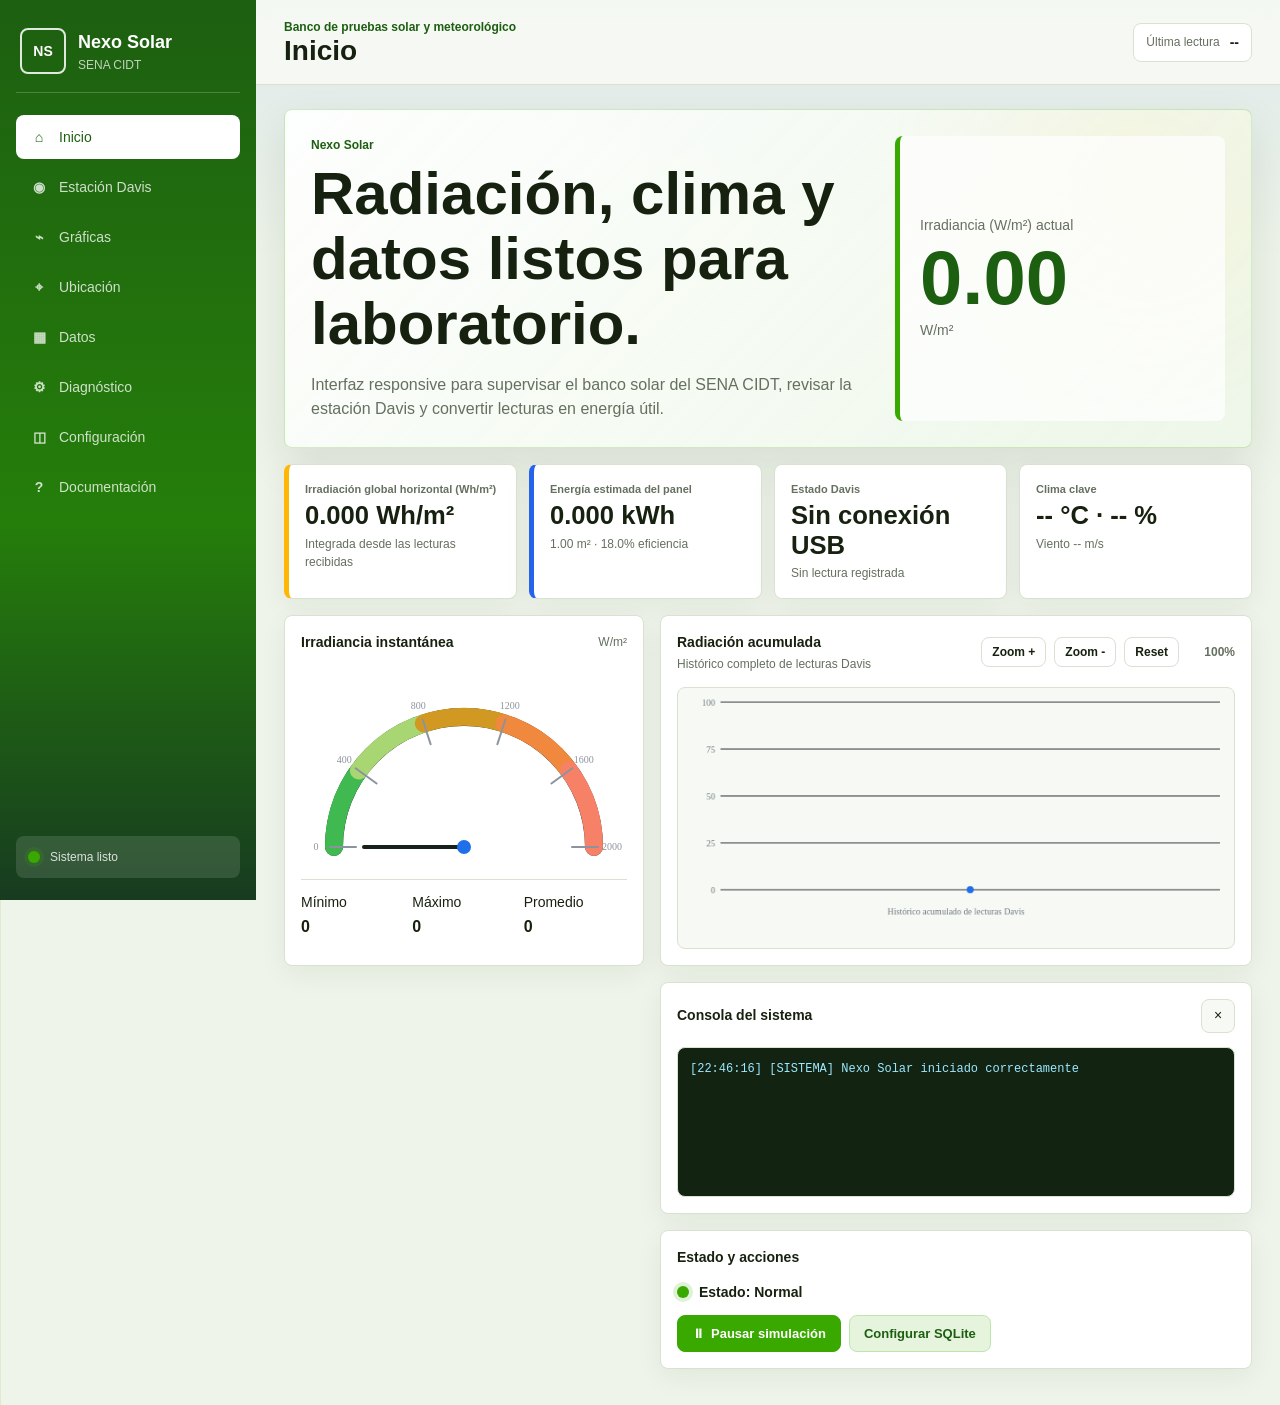
<file: Mockup/index.html>
<!DOCTYPE html>
<html lang="es">
<head>
  <meta charset="UTF-8" />
  <meta name="viewport" content="width=device-width, initial-scale=1.0" />
  <title>Nexo Solar - SCADA</title>
  <link rel="stylesheet" href="vendor/leaflet/leaflet.css" />
  <link rel="stylesheet" href="style.css" />
</head>
<body>
  <div class="app-shell">
    <aside class="sidebar">
      <div class="brand-block">
        <div class="brand-mark">NS</div>
        <div>
          <div class="brand-title">Nexo Solar</div>
          <div class="brand-subtitle">SENA CIDT</div>
        </div>
      </div>

      <nav class="tabs-nav" aria-label="Navegación principal">
        <button class="tab-btn active" onclick="switchTab('inicio')"><span class="tab-icon">⌂</span><span>Inicio</span></button>
        <button class="tab-btn" onclick="switchTab('davis')"><span class="tab-icon">◉</span><span>Estación Davis</span></button>
        <button class="tab-btn" onclick="switchTab('graficas')"><span class="tab-icon">⌁</span><span>Gráficas</span></button>
        <button class="tab-btn" onclick="switchTab('ubicacion')"><span class="tab-icon">⌖</span><span>Ubicación</span></button>
        <button class="tab-btn" onclick="switchTab('datos')"><span class="tab-icon">▦</span><span>Datos</span></button>
        <button class="tab-btn" onclick="switchTab('diagnostico')"><span class="tab-icon">⚙</span><span>Diagnóstico</span></button>
        <button class="tab-btn" onclick="switchTab('configuracion')"><span class="tab-icon">◫</span><span>Configuración</span></button>
        <button class="tab-btn" onclick="switchTab('documentacion')"><span class="tab-icon">?</span><span>Documentación</span></button>
      </nav>

      <div class="sidebar-status">
        <div class="status-dot green" id="connDot" title="Conexión activa"></div>
        <span id="shellStatusText">Sistema listo</span>
      </div>
    </aside>

    <div class="workspace">
      <header class="topbar">
        <div>
          <p class="eyeline">Banco de pruebas solar y meteorológico</p>
          <h1 id="viewTitle">Inicio</h1>
        </div>
        <div class="reading-pill">
          <span>Última lectura</span>
          <strong id="lastReadPill">--</strong>
        </div>
      </header>

      <main class="main-content">
        <section class="tab-panel active" id="tab-inicio">
          <div class="home-grid">
            <section class="hero-panel">
              <div class="hero-copy">
                <p class="eyeline">Nexo Solar</p>
                <h2>Radiación, clima y datos listos para laboratorio.</h2>
                <p>Interfaz responsive para supervisar el banco solar del SENA CIDT, revisar la estación Davis y convertir lecturas en energía útil.</p>
              </div>
              <div class="hero-reading">
                <span>Irradiancia (W/m²) actual</span>
                <strong id="irradDisplay">0.00</strong>
                <span>W/m²</span>
              </div>
            </section>

            <section class="metric-strip">
              <article class="metric-card energy">
                <span>Irradiación global horizontal (Wh/m²)</span>
                <strong id="siteEnergyDisplay">0.000 Wh/m²</strong>
                <small>Integrada desde las lecturas recibidas</small>
              </article>
              <article class="metric-card panel">
                <span>Energía estimada del panel</span>
                <strong id="panelEnergyDisplay">0.000 kWh</strong>
                <small id="panelEnergySub">1.00 m² · 18% eficiencia</small>
              </article>
              <article class="metric-card">
                <span>Estado Davis</span>
                <strong id="homeDavisState">Pendiente</strong>
                <small id="homeDavisLast">Sin lectura registrada</small>
              </article>
              <article class="metric-card">
                <span>Clima clave</span>
                <strong id="homeWeatherSummary">-- °C · -- %</strong>
                <small id="homeWindSummary">Viento -- m/s</small>
              </article>
            </section>

            <section class="card gauge-card">
              <div class="card-header">
                <span class="card-title">Irradiancia instantánea</span>
                <span class="card-unit">W/m²</span>
              </div>
              <div class="gauge-wrapper">
                <canvas id="gaugeCanvas" width="320" height="200"></canvas>
              </div>
              <div class="gauge-stats">
                <div class="stat"><span class="stat-label">Mínimo</span><span class="stat-val" id="statMin">0</span></div>
                <div class="stat"><span class="stat-label">Máximo</span><span class="stat-val" id="statMax">0</span></div>
                <div class="stat"><span class="stat-label">Promedio</span><span class="stat-val" id="statAvg">0</span></div>
              </div>
            </section>

            <section class="card chart-card">
              <div class="card-header">
                <div>
                  <span class="card-title">Radiación acumulada</span>
                  <p class="card-note">Histórico completo de lecturas Davis</p>
                </div>
                <div class="chart-controls">
                  <button class="btn btn-outline btn-sm" onclick="zoomHomeChart(1)">Zoom +</button>
                  <button class="btn btn-outline btn-sm" onclick="zoomHomeChart(-1)">Zoom -</button>
                  <button class="btn btn-outline btn-sm" onclick="resetHomeChartZoom()">Reset</button>
                  <span class="zoom-label" id="homeChartZoomLabel">100%</span>
                </div>
              </div>
              <div class="chart-scroll" id="homeChartScroll">
                <canvas id="chartCanvas" height="260"></canvas>
              </div>
            </section>

            <section class="card log-card">
              <div class="card-header">
                <span class="card-title">Consola del sistema</span>
                <button class="icon-btn" onclick="clearLog()" title="Limpiar consola">×</button>
              </div>
              <div class="log-console" id="logConsole"></div>
            </section>

            <section class="card actions-card">
              <div class="card-header"><span class="card-title">Estado y acciones</span></div>
              <div class="state-row">
                <div class="led green" id="sysLed"></div>
                <span class="state-text" id="sysStateText">Estado: Normal</span>
              </div>
              <div class="actions-btns">
                <button class="btn btn-primary" onclick="toggleSimulation()">
                  <span id="simBtnIcon">⏸</span><span id="simBtnText">Pausar simulación</span>
                </button>
                <button class="btn btn-secondary" onclick="openSQLiteModal()">Configurar SQLite</button>
                <button class="btn btn-danger hidden" id="recoveryBtn" onclick="exitSafeState()">Recuperar modo seguro</button>
              </div>
            </section>
          </div>
        </section>

        <section class="tab-panel" id="tab-davis">
          <div class="section-head">
            <div>
              <p class="eyeline">Estación Davis</p>
              <h2>Variables meteorológicas completas</h2>
            </div>
            <div class="status-card compact">
              <div class="led yellow" id="davisLed"></div>
              <div>
                <strong id="davisState">Desconectada</strong>
                <span id="davisLastRead">Última lectura: --</span>
              </div>
            </div>
          </div>

          <div class="davis-groups">
            <section class="card davis-group solar-group">
              <div class="card-header"><span class="card-title">Solar / UV</span></div>
              <div class="weather-data-grid">
                <div class="weather-item highlight"><span class="weather-label">Radiación solar</span><span class="weather-value" id="weatherSolar">-- W/m²</span></div>
                <div class="weather-item"><span class="weather-label">Índice UV</span><span class="weather-value" id="weatherUv">--</span></div>
              </div>
            </section>

            <section class="card davis-group">
              <div class="card-header"><span class="card-title">Temperatura</span></div>
              <div class="weather-data-grid">
                <div class="weather-item"><span class="weather-label">Exterior</span><span class="weather-value" id="weatherTempOut">-- °C</span></div>
                <div class="weather-item"><span class="weather-label">Interior</span><span class="weather-value" id="weatherTempIn">-- °C</span></div>
              </div>
            </section>

            <section class="card davis-group">
              <div class="card-header"><span class="card-title">Humedad / Presión</span></div>
              <div class="weather-data-grid">
                <div class="weather-item"><span class="weather-label">Humedad exterior</span><span class="weather-value" id="weatherHumidityOut">-- %</span></div>
                <div class="weather-item"><span class="weather-label">Humedad interior</span><span class="weather-value" id="weatherHumidityIn">-- %</span></div>
                <div class="weather-item"><span class="weather-label">Presión</span><span class="weather-value" id="weatherPressure">-- hPa</span></div>
              </div>
            </section>

            <section class="card davis-group">
              <div class="card-header"><span class="card-title">Viento</span></div>
              <div class="weather-data-grid">
                <div class="weather-item"><span class="weather-label">Velocidad</span><span class="weather-value" id="weatherWind">-- m/s</span></div>
                <div class="weather-item"><span class="weather-label">Promedio 10 min</span><span class="weather-value" id="weatherWindAvg">-- m/s</span></div>
                <div class="weather-item"><span class="weather-label">Dirección</span><span class="weather-value" id="weatherWindDir">-- °</span></div>
              </div>
            </section>

            <section class="card davis-group rain-group">
              <div class="card-header"><span class="card-title">Lluvia</span></div>
              <div class="weather-data-grid">
                <div class="weather-item"><span class="weather-label">Tasa</span><span class="weather-value" id="weatherRainRate">-- mm</span></div>
                <div class="weather-item"><span class="weather-label">Tormenta</span><span class="weather-value" id="weatherRainStorm">-- mm</span></div>
                <div class="weather-item"><span class="weather-label">Día</span><span class="weather-value" id="weatherRainDay">-- mm</span></div>
                <div class="weather-item"><span class="weather-label">Mes</span><span class="weather-value" id="weatherRainMonth">-- mm</span></div>
                <div class="weather-item"><span class="weather-label">Año</span><span class="weather-value" id="weatherRainYear">-- mm</span></div>
              </div>
            </section>
          </div>
        </section>

        <section class="tab-panel" id="tab-graficas">
          <div class="section-head">
            <div>
              <p class="eyeline">Gráficas</p>
              <h2>Tendencias por grupos de parámetros</h2>
            </div>
            <div class="graph-toolbar">
              <button class="chip range-chip active" onclick="setGraphRange(1, this)">1 h</button>
              <button class="chip range-chip" onclick="setGraphRange(6, this)">6 h</button>
              <button class="chip range-chip" onclick="setGraphRange(24, this)">24 h</button>
              <button class="chip range-chip" onclick="setGraphRange(168, this)">7 días</button>
              <button class="chip range-chip" onclick="setGraphRange(720, this)">30 días</button>
              <button class="chip range-chip" onclick="setGraphRange(2160, this)">90 días</button>
              <button class="chip range-chip" onclick="setGraphRange(0, this)">Todo</button>
            </div>
          </div>
          <div class="charts-grid">
            <section class="card chart-module">
              <div class="card-header">
                <div><span class="card-title">Solar / UV / Energía</span><p class="card-note">Acumulado del rango seleccionado</p></div>
                <div class="chart-controls">
                  <button class="btn btn-outline btn-sm" onclick="zoomGraph('solar', 1)">Zoom +</button>
                  <button class="btn btn-outline btn-sm" onclick="zoomGraph('solar', -1)">Zoom -</button>
                  <button class="btn btn-outline btn-sm" onclick="resetGraphZoom('solar')">Reset</button>
                  <span class="zoom-label" id="graphZoomLabelSolar">100%</span>
                </div>
              </div>
              <div class="chart-scroll" id="groupChartSolarScroll"><canvas id="groupChartSolar" height="220"></canvas></div>
            </section>
            <section class="card chart-module">
              <div class="card-header">
                <div><span class="card-title">Temperatura</span><p class="card-note">Tendencia acumulada del rango</p></div>
                <div class="chart-controls">
                  <button class="btn btn-outline btn-sm" onclick="zoomGraph('temp', 1)">Zoom +</button>
                  <button class="btn btn-outline btn-sm" onclick="zoomGraph('temp', -1)">Zoom -</button>
                  <button class="btn btn-outline btn-sm" onclick="resetGraphZoom('temp')">Reset</button>
                  <span class="zoom-label" id="graphZoomLabelTemp">100%</span>
                </div>
              </div>
              <div class="chart-scroll" id="groupChartTempScroll"><canvas id="groupChartTemp" height="220"></canvas></div>
            </section>
            <section class="card chart-module">
              <div class="card-header">
                <span class="card-title">Humedad / Presión</span>
                <div class="chart-controls">
                  <button class="btn btn-outline btn-sm" onclick="zoomGraph('humidity', 1)">Zoom +</button>
                  <button class="btn btn-outline btn-sm" onclick="zoomGraph('humidity', -1)">Zoom -</button>
                  <button class="btn btn-outline btn-sm" onclick="resetGraphZoom('humidity')">Reset</button>
                  <span class="zoom-label" id="graphZoomLabelHumidity">100%</span>
                </div>
              </div>
              <div class="chart-scroll" id="groupChartHumidityScroll"><canvas id="groupChartHumidity" height="220"></canvas></div>
            </section>
            <section class="card chart-module">
              <div class="card-header">
                <span class="card-title">Viento</span>
                <div class="chart-controls">
                  <button class="btn btn-outline btn-sm" onclick="zoomGraph('wind', 1)">Zoom +</button>
                  <button class="btn btn-outline btn-sm" onclick="zoomGraph('wind', -1)">Zoom -</button>
                  <button class="btn btn-outline btn-sm" onclick="resetGraphZoom('wind')">Reset</button>
                  <span class="zoom-label" id="graphZoomLabelWind">100%</span>
                </div>
              </div>
              <div class="chart-scroll" id="groupChartWindScroll"><canvas id="groupChartWind" height="220"></canvas></div>
            </section>
            <section class="card chart-module wide">
              <div class="card-header">
                <span class="card-title">Lluvia</span>
                <div class="chart-controls">
                  <button class="btn btn-outline btn-sm" onclick="zoomGraph('rain', 1)">Zoom +</button>
                  <button class="btn btn-outline btn-sm" onclick="zoomGraph('rain', -1)">Zoom -</button>
                  <button class="btn btn-outline btn-sm" onclick="resetGraphZoom('rain')">Reset</button>
                  <span class="zoom-label" id="graphZoomLabelRain">100%</span>
                </div>
              </div>
              <div class="chart-scroll" id="groupChartRainScroll"><canvas id="groupChartRain" height="220"></canvas></div>
            </section>
          </div>
        </section>

        <section class="tab-panel" id="tab-ubicacion">
          <div class="location-grid">
            <section class="card location-controls-card">
              <div class="card-header"><span class="card-title">Ubicación del equipo</span></div>
              <div class="search-row">
                <input type="text" class="input-field" id="searchInput" placeholder="Ej: Bucaramanga, Colombia" />
                <button class="btn btn-primary" onclick="searchLocation()">Buscar</button>
              </div>
              <div class="coords-grid">
                <div class="field-group">
                  <label class="field-label">Latitud</label>
                  <input type="number" class="input-field" id="latInput" value="7.119349" step="0.000001" min="-90" max="90" oninput="updateLocationInfo()" />
                </div>
                <div class="field-group">
                  <label class="field-label">Longitud</label>
                  <input type="number" class="input-field" id="lonInput" value="-73.122742" step="0.000001" min="-180" max="180" oninput="updateLocationInfo()" />
                </div>
              </div>
              <button class="btn btn-secondary full-width" onclick="applyCoords()">Usar coordenadas</button>
              <div class="location-info-box" id="locationInfoBox"></div>
              <div class="map-actions">
                <button class="btn btn-outline" onclick="openGoogleMaps()">Google Maps</button>
                <button class="btn btn-outline" onclick="openGoogleEarth()">Google Earth</button>
              </div>
            </section>

            <section class="card map-card">
              <div class="card-header"><span class="card-title">Mapa interactivo</span></div>
              <div class="map-shell" id="mapPlaceholder">
                <div id="map"></div>
                <div class="map-state" id="mapState" hidden>
                  <div class="map-state-icon">!</div>
                  <div class="map-state-title" id="mapStateTitle">Sin conexión</div>
                  <div class="map-state-msg" id="mapStateMsg">No se pudieron descargar los mapas. Las coordenadas siguen siendo válidas para configurar la ubicación del equipo.</div>
                  <button class="btn btn-outline btn-sm" onclick="retryMapTiles()">Reintentar</button>
                </div>
                <div class="map-overlay-info">
                  <span id="mapSource">Cargando mapa...</span>
                  <span id="mapZoom">Zoom: --</span>
                </div>
              </div>
            </section>
          </div>
        </section>

        <section class="tab-panel" id="tab-datos">
          <div class="data-banner" id="anaSourceBanner" hidden>
            <span class="data-banner-tag">Sin registros</span>
            <span class="data-banner-text">La tabla seleccionada no contiene lecturas reales todavía. <span id="anaSourceDetail"></span></span>
          </div>

          <div class="analysis-toolbar">
            <div class="active-db-line">
              <span class="field-label">Base activa</span>
              <span class="active-db-path" id="anaActiveDb">data/nexo_solar.db</span>
            </div>
            <div class="db-source-row">
              <span class="field-label">Fuente</span>
              <select class="input-field" id="anaTableSelect">
                <option value="">Cargando tablas...</option>
              </select>
              <button class="btn btn-primary" onclick="loadAnalysisData()"><span id="loadBtnIcon">↓</span> Cargar datos</button>
              <button class="btn btn-outline" onclick="exportCSV()">Exportar CSV</button>
            </div>
            <div class="date-range-row">
              <span class="field-label">Desde</span>
              <input type="date" class="input-field" id="anaDateFrom" onchange="markDatesTouched()" />
              <span class="field-label">Hasta</span>
              <input type="date" class="input-field" id="anaDateTo" onchange="markDatesTouched()" />
              <button class="btn btn-secondary" onclick="applyDateFilter()">Filtrar</button>
            </div>
          </div>

          <div class="kpi-row">
            <div class="kpi-card"><span class="kpi-icon">☀</span><div class="kpi-body"><span class="kpi-label">Irradiancia máxima</span><span class="kpi-val" id="kpiMax">-- W/m²</span><span class="kpi-sub" id="kpiMaxDate">--</span></div></div>
            <div class="kpi-card"><span class="kpi-icon">Ø</span><div class="kpi-body"><span class="kpi-label">Promedio diario</span><span class="kpi-val" id="kpiAvg">-- W/m²</span><span class="kpi-sub" id="kpiAvgSub">--</span></div></div>
            <div class="kpi-card"><span class="kpi-icon">Σ</span><div class="kpi-body"><span class="kpi-label">Energía acumulada</span><span class="kpi-val" id="kpiEnergy">-- kWh/m²</span><span class="kpi-sub" id="kpiEnergySub">período seleccionado</span></div></div>
            <div class="kpi-card"><span class="kpi-icon">↕</span><div class="kpi-body"><span class="kpi-label">Variabilidad</span><span class="kpi-val" id="kpiStd">-- W/m²</span><span class="kpi-sub">desviación estándar</span></div></div>
            <div class="kpi-card"><span class="kpi-icon">#</span><div class="kpi-body"><span class="kpi-label">Total registros</span><span class="kpi-val" id="kpiCount">--</span><span class="kpi-sub" id="kpiCountSub">en el período</span></div></div>
          </div>

          <div class="analysis-row-2">
            <section class="card ana-chart-card">
              <div class="card-header">
                <span class="card-title">Irradiancia histórica</span>
                <div class="chart-controls">
                  <button class="chip active" onclick="setAnaView('day', this)">Día</button>
                  <button class="chip" onclick="setAnaView('week', this)">Semana</button>
                  <button class="chip" onclick="setAnaView('month', this)">Mes</button>
                </div>
              </div>
              <canvas id="anaHistChart" height="220"></canvas>
            </section>
            <section class="card ana-dist-card">
              <div class="card-header"><span class="card-title">Distribución por rangos</span><span class="card-unit">frecuencia</span></div>
              <canvas id="anaDistChart" height="220"></canvas>
            </section>
          </div>

          <div class="analysis-row-2 secondary-analysis-row">
            <section class="card ana-heatmap-card">
              <div class="card-header"><span class="card-title">Mapa de calor por hora y día</span><span class="card-unit">W/m²</span></div>
              <canvas id="anaHeatmap" height="200"></canvas>
              <div class="heatmap-legend"><span class="legend-label">0</span><div class="legend-bar"></div><span class="legend-label">2000 W/m²</span></div>
            </section>
            <section class="card ana-stats-card">
              <div class="card-header"><span class="card-title">Promedio por hora</span></div>
              <canvas id="anaHourlyChart" height="200"></canvas>
            </section>
          </div>

          <section class="card data-table-card">
            <div class="card-header table-head">
              <span class="card-title">Registros recientes</span>
              <div class="table-tools">
                <input type="text" class="input-field" id="tableSearch" placeholder="Buscar..." oninput="filterTable(this.value)" />
                <span class="card-unit" id="tableCount">mostrando 0</span>
              </div>
            </div>
            <div class="data-table-wrapper">
              <table class="data-table" id="dataTable">
                <thead>
                  <tr id="dataTableHead">
                    <th onclick="sortTable('id')"># <span class="sort-icon">↕</span></th>
                    <th onclick="sortTable('fecha')">Fecha <span class="sort-icon">↕</span></th>
                    <th onclick="sortTable('hora')">Hora <span class="sort-icon">↕</span></th>
                    <th onclick="sortTable('irradiancia')">Irradiancia (W/m²) <span class="sort-icon">↕</span></th>
                    <th>Calidad</th>
                  </tr>
                </thead>
                <tbody id="dataTableBody"></tbody>
              </table>
            </div>
            <div class="table-pagination">
              <button class="btn btn-outline" onclick="prevPage()">Anterior</button>
              <span class="page-info" id="pageInfo">Página 1 de 1</span>
              <button class="btn btn-outline" onclick="nextPage()">Siguiente</button>
            </div>
          </section>
        </section>

        <section class="tab-panel" id="tab-diagnostico">
          <div class="diag-grid">
            <section class="card diag-status-card">
              <div class="card-header"><span class="card-title">Davis USB</span></div>
              <div class="led-row">
                <div class="led-item"><div class="led red" id="diagDavisLed"></div><span>Estación</span></div>
              </div>
              <button class="btn btn-secondary full-width" onclick="runDiagnostic()">Diagnóstico automático</button>

              <div class="diag-data-grid compact-diagnostic-grid">
                <div class="diag-data-item"><span class="diag-data-label">Transporte</span><span class="diag-data-val" id="diagDavisTransport">USB serial</span></div>
                <div class="diag-data-item"><span class="diag-data-label">Puerto</span><span class="diag-data-val" id="diagDavisPort">/dev/ttyUSB0</span></div>
                <div class="diag-data-item"><span class="diag-data-label">Estado</span><span class="diag-data-val" id="diagDavisState">Desconectada</span></div>
                <div class="diag-data-item"><span class="diag-data-label">Calidad</span><span class="diag-data-val" id="diagDavisQuality">Sin lectura válida</span></div>
                <div class="diag-data-item"><span class="diag-data-label">Última lectura</span><span class="diag-data-val" id="diagDavisLast">--</span></div>
                <div class="diag-data-item"><span class="diag-data-label">Lecturas guardadas</span><span class="diag-data-val" id="diagDavisCount">0</span></div>
                <div class="diag-data-item wide"><span class="diag-data-label">Último error</span><span class="diag-data-val" id="diagDavisError">--</span></div>
              </div>
              <div class="diag-actions">
                <button class="btn btn-secondary" onclick="diagReadDavis()">Leer Davis ahora</button>
                <button class="btn btn-outline" onclick="refreshDavisStatus()">Actualizar estado</button>
              </div>

              <div class="divider-title">Modbus / ESP8266 opcional</div>
              <div class="field-group">
                <label class="field-label">IP ESP8266</label>
                <input type="text" class="input-field" id="diagIP" value="192.168.171.188" />
              </div>
              <div class="field-group">
                <label class="field-label">Puerto</label>
                <input type="number" class="input-field" id="diagPort" value="502" />
              </div>
              <button class="btn btn-primary full-width" id="diagConnBtn" onclick="toggleDiagConn()">Conectar</button>
              <div class="led-row">
                <div class="led-item"><div class="led red" id="diagLedConn"></div><span>Modbus</span></div>
                <div class="led-item"><div class="led red" id="diagLedSensor"></div><span>Sensor Modbus</span></div>
              </div>
              <div class="state-row safe-state-row">
                <div class="led green" id="diagSafeStateLed"></div>
                <span class="state-text" id="diagSafeStateText">Estado: Normal</span>
              </div>
              <button class="btn btn-danger full-width hidden" id="diagRecoveryBtn" onclick="diagExitSafeState()">Recuperar de modo seguro</button>
            </section>

            <section class="card diag-data-card">
              <div class="card-header"><span class="card-title">Lectura Davis actual</span></div>
              <div class="diag-data-grid">
                <div class="diag-data-item highlight"><span class="diag-data-label">Radiación solar</span><span class="diag-data-val large" id="diagDavisSolar">-- W/m²</span></div>
                <div class="diag-data-item"><span class="diag-data-label">Estado Modbus</span><span class="diag-data-val" id="diagEstado">Desconectado</span></div>
                <div class="diag-data-item"><span class="diag-data-label">Calidad Modbus</span><span class="diag-data-val" id="diagQuality">Sin lectura</span></div>
                <div class="diag-data-item"><span class="diag-data-label">Timestamp</span><span class="diag-data-val" id="diagTimestamp">--</span></div>
                <div class="diag-data-item"><span class="diag-data-label">Update count</span><span class="diag-data-val" id="diagUpdateCount">0</span></div>
              </div>
              <div class="diag-actions">
                <button class="btn btn-secondary" onclick="diagReadRad()">Leer radiación</button>
                <label class="toggle-label"><input type="checkbox" id="autoReadCheck" checked onchange="toggleAutoRead()" /> Lectura automática</label>
              </div>
              <div class="diag-actions test-actions">
                <button class="btn btn-outline" id="diagTestBtn" onclick="startModbusTest()">Prueba Modbus</button>
                <button class="btn btn-outline" id="diagStopBtn" onclick="stopModbusTest()" disabled>Detener prueba</button>
              </div>
            </section>

            <section class="card diag-log-card">
              <div class="card-header">
                <span class="card-title">Consola de logs</span>
                <button class="icon-btn" onclick="clearDiagLog()" title="Limpiar consola">×</button>
              </div>
              <div class="log-console" id="diagLogConsole"></div>
            </section>
          </div>
        </section>

        <section class="tab-panel" id="tab-configuracion">
          <div class="settings-grid">
            <section class="card davis-config-card">
              <div class="card-header"><span class="card-title">Conexión Davis</span></div>
              <div class="field-group">
                <label class="field-label">Transporte</label>
                <select class="input-field" id="davisTransport">
                  <option value="serial">Serial VCP</option>
                  <option value="ip">IP</option>
                </select>
              </div>
              <div class="field-group">
                <label class="field-label">Puerto serial</label>
                <input type="text" class="input-field" id="davisSerialPort" value="/dev/ttyUSB0" />
              </div>
              <div class="serial-detector">
                <div class="input-row">
                  <select class="input-field" id="davisSerialPortSelect" aria-label="Puertos seriales detectados" onchange="selectDavisPortCandidate()">
                    <option value="">Detectá puertos para elegir</option>
                  </select>
                  <button class="btn btn-outline" id="detectPortsBtn" onclick="detectDavisPorts()">Detectar puertos</button>
                  <button class="btn btn-secondary" onclick="useSelectedDavisPort()">Usar este puerto</button>
                </div>
                <div class="port-status" id="davisPortStatus">Windows muestra el COM asignado; Fedora muestra /dev/ttyUSB* o /dev/ttyACM*.</div>
              </div>
              <div class="field-row">
                <div class="field-group">
                  <label class="field-label">Host IP</label>
                  <input type="text" class="input-field" id="davisIpHost" value="192.168.1.50" />
                </div>
                <div class="field-group">
                  <label class="field-label">Puerto IP</label>
                  <input type="number" class="input-field" id="davisIpPort" value="22222" />
                </div>
              </div>
              <div class="button-row">
                <button class="btn btn-primary" id="davisConnectBtn" onclick="connectDavis()">Conectar</button>
                <button class="btn btn-secondary" onclick="readDavisOnce()">Leer ahora</button>
                <button class="btn btn-danger" onclick="disconnectDavis()">Desconectar</button>
              </div>
            </section>

            <section class="card">
              <div class="card-header"><span class="card-title">Panel / estación</span></div>
              <div class="field-row">
                <div class="field-group">
                  <label class="field-label">Área del panel (m²)</label>
                  <input type="number" class="input-field" id="panelAreaInput" value="1.00" step="0.01" min="0.01" oninput="updatePanelConfig()" />
                </div>
                <div class="field-group">
                  <label class="field-label">Eficiencia (%)</label>
                  <input type="number" class="input-field" id="panelEfficiencyInput" value="18" step="0.1" min="1" max="100" oninput="updatePanelConfig()" />
                </div>
              </div>
              <div class="field-group">
                <label class="field-label">Nombre del punto</label>
                <input type="text" class="input-field" value="SENA CIDT - Banco solar" />
              </div>
            </section>

            <section class="card">
              <div class="card-header"><span class="card-title">Preferencias de unidades</span></div>
              <div class="settings-options">
                <label class="toggle-label"><input type="checkbox" checked /> Temperatura en °C</label>
                <label class="toggle-label"><input type="checkbox" checked /> Viento en m/s</label>
                <label class="toggle-label"><input type="checkbox" checked /> Presión en hPa</label>
                <label class="toggle-label"><input type="checkbox" checked /> Energía en kWh</label>
              </div>
            </section>

            <section class="card">
              <div class="card-header"><span class="card-title">Adquisición en segundo plano</span></div>
              <div class="field-row">
                <div class="field-group">
                  <label class="field-label">Intervalo Davis (s)</label>
                  <input type="number" class="input-field" value="30" min="1" />
                </div>
                <div class="field-group">
                  <label class="field-label">Retención local (días)</label>
                  <input type="number" class="input-field" value="90" min="1" />
                </div>
              </div>
              <label class="toggle-label"><input type="checkbox" checked /> Mantener lectura al cambiar de pestaña</label>
            </section>

            <section class="card">
              <div class="card-header"><span class="card-title">Visualización</span></div>
              <div class="settings-options">
                <label class="toggle-label"><input type="checkbox" checked /> Compactar tarjetas en pantallas pequeñas</label>
                <label class="toggle-label"><input type="checkbox" checked /> Mostrar avisos de tablas vacías</label>
                <label class="toggle-label"><input type="checkbox" /> Reducir animaciones</label>
              </div>
            </section>
          </div>
        </section>

        <section class="tab-panel" id="tab-documentacion">
          <section class="card doc-card">
            <div class="card-header">
              <span class="card-title">Documentación del sistema</span>
              <div class="doc-actions">
                <button class="btn btn-secondary" onclick="reloadDoc()">Recargar</button>
                <button class="btn btn-outline" id="docToggleBtn" onclick="toggleDocView()">Vista código</button>
              </div>
            </div>
            <div class="doc-viewer" id="docViewer"></div>
          </section>
        </section>
      </main>
    </div>
  </div>

  <div class="modal-overlay hidden" id="sqliteModal">
    <div class="modal">
      <div class="modal-header">
        <span class="modal-title">Configurar base de datos SQLite</span>
        <button class="icon-btn" onclick="closeSQLiteModal()">×</button>
      </div>
      <div class="modal-body">
        <div class="field-group">
          <label class="field-label">Archivo de base de datos</label>
          <div class="input-row">
            <input type="text" class="input-field" id="dbPath" value="./data/nexo_solar.db" />
            <button class="btn btn-outline" onclick="browseExistingDB()">Abrir existente</button>
            <button class="btn btn-secondary" onclick="browseNewDB()">Crear nueva</button>
          </div>
          <span class="field-hint" id="dbModeHint">Base activa de Nexo Solar. Abrir una base existente no inserta datos.</span>
        </div>
        <div class="field-group">
          <label class="field-label">Tabla existente</label>
          <select class="input-field" id="tableSelect">
            <option>-- Seleccionar tabla --</option>
          </select>
        </div>
        <div class="field-group">
          <label class="field-label">O crear nueva tabla</label>
          <input type="text" class="input-field" id="newTableName" placeholder="nombre_tabla..." />
        </div>
        <div class="schema-info">
          <span class="schema-label">Davis:</span>
          <code>davis_weather_readings se crea vacía cuando empiecen las lecturas reales.</code>
        </div>
      </div>
      <div class="modal-footer">
        <button class="btn btn-secondary" onclick="closeSQLiteModal()">Cancelar</button>
        <button class="btn btn-primary" onclick="acceptSQLite()">Aceptar</button>
      </div>
    </div>
  </div>

  <div class="toast hidden" id="toast"></div>

  <script src="vendor/leaflet/leaflet.js"></script>
  <script src="qrc:///qtwebchannel/qwebchannel.js"></script>
  <script src="app.js"></script>
</body>
</html>
</file>
<file: Mockup/vendor/leaflet/leaflet.css>
/* required styles */

.leaflet-pane,
.leaflet-tile,
.leaflet-marker-icon,
.leaflet-marker-shadow,
.leaflet-tile-container,
.leaflet-pane > svg,
.leaflet-pane > canvas,
.leaflet-zoom-box,
.leaflet-image-layer,
.leaflet-layer {
	position: absolute;
	left: 0;
	top: 0;
	}
.leaflet-container {
	overflow: hidden;
	}
.leaflet-tile,
.leaflet-marker-icon,
.leaflet-marker-shadow {
	-webkit-user-select: none;
	   -moz-user-select: none;
	        user-select: none;
	  -webkit-user-drag: none;
	}
/* Prevents IE11 from highlighting tiles in blue */
.leaflet-tile::selection {
	background: transparent;
}
/* Safari renders non-retina tile on retina better with this, but Chrome is worse */
.leaflet-safari .leaflet-tile {
	image-rendering: -webkit-optimize-contrast;
	}
/* hack that prevents hw layers "stretching" when loading new tiles */
.leaflet-safari .leaflet-tile-container {
	width: 1600px;
	height: 1600px;
	-webkit-transform-origin: 0 0;
	}
.leaflet-marker-icon,
.leaflet-marker-shadow {
	display: block;
	}
/* .leaflet-container svg: reset svg max-width decleration shipped in Joomla! (joomla.org) 3.x */
/* .leaflet-container img: map is broken in FF if you have max-width: 100% on tiles */
.leaflet-container .leaflet-overlay-pane svg {
	max-width: none !important;
	max-height: none !important;
	}
.leaflet-container .leaflet-marker-pane img,
.leaflet-container .leaflet-shadow-pane img,
.leaflet-container .leaflet-tile-pane img,
.leaflet-container img.leaflet-image-layer,
.leaflet-container .leaflet-tile {
	max-width: none !important;
	max-height: none !important;
	width: auto;
	padding: 0;
	}

.leaflet-container img.leaflet-tile {
	/* See: https://bugs.chromium.org/p/chromium/issues/detail?id=600120 */
	mix-blend-mode: plus-lighter;
}

.leaflet-container.leaflet-touch-zoom {
	-ms-touch-action: pan-x pan-y;
	touch-action: pan-x pan-y;
	}
.leaflet-container.leaflet-touch-drag {
	-ms-touch-action: pinch-zoom;
	/* Fallback for FF which doesn't support pinch-zoom */
	touch-action: none;
	touch-action: pinch-zoom;
}
.leaflet-container.leaflet-touch-drag.leaflet-touch-zoom {
	-ms-touch-action: none;
	touch-action: none;
}
.leaflet-container {
	-webkit-tap-highlight-color: transparent;
}
.leaflet-container a {
	-webkit-tap-highlight-color: rgba(51, 181, 229, 0.4);
}
.leaflet-tile {
	filter: inherit;
	visibility: hidden;
	}
.leaflet-tile-loaded {
	visibility: inherit;
	}
.leaflet-zoom-box {
	width: 0;
	height: 0;
	-moz-box-sizing: border-box;
	     box-sizing: border-box;
	z-index: 800;
	}
/* workaround for https://bugzilla.mozilla.org/show_bug.cgi?id=888319 */
.leaflet-overlay-pane svg {
	-moz-user-select: none;
	}

.leaflet-pane         { z-index: 400; }

.leaflet-tile-pane    { z-index: 200; }
.leaflet-overlay-pane { z-index: 400; }
.leaflet-shadow-pane  { z-index: 500; }
.leaflet-marker-pane  { z-index: 600; }
.leaflet-tooltip-pane   { z-index: 650; }
.leaflet-popup-pane   { z-index: 700; }

.leaflet-map-pane canvas { z-index: 100; }
.leaflet-map-pane svg    { z-index: 200; }

.leaflet-vml-shape {
	width: 1px;
	height: 1px;
	}
.lvml {
	behavior: url(#default#VML);
	display: inline-block;
	position: absolute;
	}


/* control positioning */

.leaflet-control {
	position: relative;
	z-index: 800;
	pointer-events: visiblePainted; /* IE 9-10 doesn't have auto */
	pointer-events: auto;
	}
.leaflet-top,
.leaflet-bottom {
	position: absolute;
	z-index: 1000;
	pointer-events: none;
	}
.leaflet-top {
	top: 0;
	}
.leaflet-right {
	right: 0;
	}
.leaflet-bottom {
	bottom: 0;
	}
.leaflet-left {
	left: 0;
	}
.leaflet-control {
	float: left;
	clear: both;
	}
.leaflet-right .leaflet-control {
	float: right;
	}
.leaflet-top .leaflet-control {
	margin-top: 10px;
	}
.leaflet-bottom .leaflet-control {
	margin-bottom: 10px;
	}
.leaflet-left .leaflet-control {
	margin-left: 10px;
	}
.leaflet-right .leaflet-control {
	margin-right: 10px;
	}


/* zoom and fade animations */

.leaflet-fade-anim .leaflet-popup {
	opacity: 0;
	-webkit-transition: opacity 0.2s linear;
	   -moz-transition: opacity 0.2s linear;
	        transition: opacity 0.2s linear;
	}
.leaflet-fade-anim .leaflet-map-pane .leaflet-popup {
	opacity: 1;
	}
.leaflet-zoom-animated {
	-webkit-transform-origin: 0 0;
	    -ms-transform-origin: 0 0;
	        transform-origin: 0 0;
	}
svg.leaflet-zoom-animated {
	will-change: transform;
}

.leaflet-zoom-anim .leaflet-zoom-animated {
	-webkit-transition: -webkit-transform 0.25s cubic-bezier(0,0,0.25,1);
	   -moz-transition:    -moz-transform 0.25s cubic-bezier(0,0,0.25,1);
	        transition:         transform 0.25s cubic-bezier(0,0,0.25,1);
	}
.leaflet-zoom-anim .leaflet-tile,
.leaflet-pan-anim .leaflet-tile {
	-webkit-transition: none;
	   -moz-transition: none;
	        transition: none;
	}

.leaflet-zoom-anim .leaflet-zoom-hide {
	visibility: hidden;
	}


/* cursors */

.leaflet-interactive {
	cursor: pointer;
	}
.leaflet-grab {
	cursor: -webkit-grab;
	cursor:    -moz-grab;
	cursor:         grab;
	}
.leaflet-crosshair,
.leaflet-crosshair .leaflet-interactive {
	cursor: crosshair;
	}
.leaflet-popup-pane,
.leaflet-control {
	cursor: auto;
	}
.leaflet-dragging .leaflet-grab,
.leaflet-dragging .leaflet-grab .leaflet-interactive,
.leaflet-dragging .leaflet-marker-draggable {
	cursor: move;
	cursor: -webkit-grabbing;
	cursor:    -moz-grabbing;
	cursor:         grabbing;
	}

/* marker & overlays interactivity */
.leaflet-marker-icon,
.leaflet-marker-shadow,
.leaflet-image-layer,
.leaflet-pane > svg path,
.leaflet-tile-container {
	pointer-events: none;
	}

.leaflet-marker-icon.leaflet-interactive,
.leaflet-image-layer.leaflet-interactive,
.leaflet-pane > svg path.leaflet-interactive,
svg.leaflet-image-layer.leaflet-interactive path {
	pointer-events: visiblePainted; /* IE 9-10 doesn't have auto */
	pointer-events: auto;
	}

/* visual tweaks */

.leaflet-container {
	background: #ddd;
	outline-offset: 1px;
	}
.leaflet-container a {
	color: #0078A8;
	}
.leaflet-zoom-box {
	border: 2px dotted #38f;
	background: rgba(255,255,255,0.5);
	}


/* general typography */
.leaflet-container {
	font-family: "Helvetica Neue", Arial, Helvetica, sans-serif;
	font-size: 12px;
	font-size: 0.75rem;
	line-height: 1.5;
	}


/* general toolbar styles */

.leaflet-bar {
	box-shadow: 0 1px 5px rgba(0,0,0,0.65);
	border-radius: 4px;
	}
.leaflet-bar a {
	background-color: #fff;
	border-bottom: 1px solid #ccc;
	width: 26px;
	height: 26px;
	line-height: 26px;
	display: block;
	text-align: center;
	text-decoration: none;
	color: black;
	}
.leaflet-bar a,
.leaflet-control-layers-toggle {
	background-position: 50% 50%;
	background-repeat: no-repeat;
	display: block;
	}
.leaflet-bar a:hover,
.leaflet-bar a:focus {
	background-color: #f4f4f4;
	}
.leaflet-bar a:first-child {
	border-top-left-radius: 4px;
	border-top-right-radius: 4px;
	}
.leaflet-bar a:last-child {
	border-bottom-left-radius: 4px;
	border-bottom-right-radius: 4px;
	border-bottom: none;
	}
.leaflet-bar a.leaflet-disabled {
	cursor: default;
	background-color: #f4f4f4;
	color: #bbb;
	}

.leaflet-touch .leaflet-bar a {
	width: 30px;
	height: 30px;
	line-height: 30px;
	}
.leaflet-touch .leaflet-bar a:first-child {
	border-top-left-radius: 2px;
	border-top-right-radius: 2px;
	}
.leaflet-touch .leaflet-bar a:last-child {
	border-bottom-left-radius: 2px;
	border-bottom-right-radius: 2px;
	}

/* zoom control */

.leaflet-control-zoom-in,
.leaflet-control-zoom-out {
	font: bold 18px 'Lucida Console', Monaco, monospace;
	text-indent: 1px;
	}

.leaflet-touch .leaflet-control-zoom-in, .leaflet-touch .leaflet-control-zoom-out  {
	font-size: 22px;
	}


/* layers control */

.leaflet-control-layers {
	box-shadow: 0 1px 5px rgba(0,0,0,0.4);
	background: #fff;
	border-radius: 5px;
	}
.leaflet-control-layers-toggle {
	background-image: url(images/layers.png);
	width: 36px;
	height: 36px;
	}
.leaflet-retina .leaflet-control-layers-toggle {
	background-image: url(images/layers-2x.png);
	background-size: 26px 26px;
	}
.leaflet-touch .leaflet-control-layers-toggle {
	width: 44px;
	height: 44px;
	}
.leaflet-control-layers .leaflet-control-layers-list,
.leaflet-control-layers-expanded .leaflet-control-layers-toggle {
	display: none;
	}
.leaflet-control-layers-expanded .leaflet-control-layers-list {
	display: block;
	position: relative;
	}
.leaflet-control-layers-expanded {
	padding: 6px 10px 6px 6px;
	color: #333;
	background: #fff;
	}
.leaflet-control-layers-scrollbar {
	overflow-y: scroll;
	overflow-x: hidden;
	padding-right: 5px;
	}
.leaflet-control-layers-selector {
	margin-top: 2px;
	position: relative;
	top: 1px;
	}
.leaflet-control-layers label {
	display: block;
	font-size: 13px;
	font-size: 1.08333em;
	}
.leaflet-control-layers-separator {
	height: 0;
	border-top: 1px solid #ddd;
	margin: 5px -10px 5px -6px;
	}

/* Default icon URLs */
.leaflet-default-icon-path { /* used only in path-guessing heuristic, see L.Icon.Default */
	background-image: url(images/marker-icon.png);
	}


/* attribution and scale controls */

.leaflet-container .leaflet-control-attribution {
	background: #fff;
	background: rgba(255, 255, 255, 0.8);
	margin: 0;
	}
.leaflet-control-attribution,
.leaflet-control-scale-line {
	padding: 0 5px;
	color: #333;
	line-height: 1.4;
	}
.leaflet-control-attribution a {
	text-decoration: none;
	}
.leaflet-control-attribution a:hover,
.leaflet-control-attribution a:focus {
	text-decoration: underline;
	}
.leaflet-attribution-flag {
	display: inline !important;
	vertical-align: baseline !important;
	width: 1em;
	height: 0.6669em;
	}
.leaflet-left .leaflet-control-scale {
	margin-left: 5px;
	}
.leaflet-bottom .leaflet-control-scale {
	margin-bottom: 5px;
	}
.leaflet-control-scale-line {
	border: 2px solid #777;
	border-top: none;
	line-height: 1.1;
	padding: 2px 5px 1px;
	white-space: nowrap;
	-moz-box-sizing: border-box;
	     box-sizing: border-box;
	background: rgba(255, 255, 255, 0.8);
	text-shadow: 1px 1px #fff;
	}
.leaflet-control-scale-line:not(:first-child) {
	border-top: 2px solid #777;
	border-bottom: none;
	margin-top: -2px;
	}
.leaflet-control-scale-line:not(:first-child):not(:last-child) {
	border-bottom: 2px solid #777;
	}

.leaflet-touch .leaflet-control-attribution,
.leaflet-touch .leaflet-control-layers,
.leaflet-touch .leaflet-bar {
	box-shadow: none;
	}
.leaflet-touch .leaflet-control-layers,
.leaflet-touch .leaflet-bar {
	border: 2px solid rgba(0,0,0,0.2);
	background-clip: padding-box;
	}


/* popup */

.leaflet-popup {
	position: absolute;
	text-align: center;
	margin-bottom: 20px;
	}
.leaflet-popup-content-wrapper {
	padding: 1px;
	text-align: left;
	border-radius: 12px;
	}
.leaflet-popup-content {
	margin: 13px 24px 13px 20px;
	line-height: 1.3;
	font-size: 13px;
	font-size: 1.08333em;
	min-height: 1px;
	}
.leaflet-popup-content p {
	margin: 17px 0;
	margin: 1.3em 0;
	}
.leaflet-popup-tip-container {
	width: 40px;
	height: 20px;
	position: absolute;
	left: 50%;
	margin-top: -1px;
	margin-left: -20px;
	overflow: hidden;
	pointer-events: none;
	}
.leaflet-popup-tip {
	width: 17px;
	height: 17px;
	padding: 1px;

	margin: -10px auto 0;
	pointer-events: auto;

	-webkit-transform: rotate(45deg);
	   -moz-transform: rotate(45deg);
	    -ms-transform: rotate(45deg);
	        transform: rotate(45deg);
	}
.leaflet-popup-content-wrapper,
.leaflet-popup-tip {
	background: white;
	color: #333;
	box-shadow: 0 3px 14px rgba(0,0,0,0.4);
	}
.leaflet-container a.leaflet-popup-close-button {
	position: absolute;
	top: 0;
	right: 0;
	border: none;
	text-align: center;
	width: 24px;
	height: 24px;
	font: 16px/24px Tahoma, Verdana, sans-serif;
	color: #757575;
	text-decoration: none;
	background: transparent;
	}
.leaflet-container a.leaflet-popup-close-button:hover,
.leaflet-container a.leaflet-popup-close-button:focus {
	color: #585858;
	}
.leaflet-popup-scrolled {
	overflow: auto;
	}

.leaflet-oldie .leaflet-popup-content-wrapper {
	-ms-zoom: 1;
	}
.leaflet-oldie .leaflet-popup-tip {
	width: 24px;
	margin: 0 auto;

	-ms-filter: "progid:DXImageTransform.Microsoft.Matrix(M11=0.70710678, M12=0.70710678, M21=-0.70710678, M22=0.70710678)";
	filter: progid:DXImageTransform.Microsoft.Matrix(M11=0.70710678, M12=0.70710678, M21=-0.70710678, M22=0.70710678);
	}

.leaflet-oldie .leaflet-control-zoom,
.leaflet-oldie .leaflet-control-layers,
.leaflet-oldie .leaflet-popup-content-wrapper,
.leaflet-oldie .leaflet-popup-tip {
	border: 1px solid #999;
	}


/* div icon */

.leaflet-div-icon {
	background: #fff;
	border: 1px solid #666;
	}


/* Tooltip */
/* Base styles for the element that has a tooltip */
.leaflet-tooltip {
	position: absolute;
	padding: 6px;
	background-color: #fff;
	border: 1px solid #fff;
	border-radius: 3px;
	color: #222;
	white-space: nowrap;
	-webkit-user-select: none;
	-moz-user-select: none;
	-ms-user-select: none;
	user-select: none;
	pointer-events: none;
	box-shadow: 0 1px 3px rgba(0,0,0,0.4);
	}
.leaflet-tooltip.leaflet-interactive {
	cursor: pointer;
	pointer-events: auto;
	}
.leaflet-tooltip-top:before,
.leaflet-tooltip-bottom:before,
.leaflet-tooltip-left:before,
.leaflet-tooltip-right:before {
	position: absolute;
	pointer-events: none;
	border: 6px solid transparent;
	background: transparent;
	content: "";
	}

/* Directions */

.leaflet-tooltip-bottom {
	margin-top: 6px;
}
.leaflet-tooltip-top {
	margin-top: -6px;
}
.leaflet-tooltip-bottom:before,
.leaflet-tooltip-top:before {
	left: 50%;
	margin-left: -6px;
	}
.leaflet-tooltip-top:before {
	bottom: 0;
	margin-bottom: -12px;
	border-top-color: #fff;
	}
.leaflet-tooltip-bottom:before {
	top: 0;
	margin-top: -12px;
	margin-left: -6px;
	border-bottom-color: #fff;
	}
.leaflet-tooltip-left {
	margin-left: -6px;
}
.leaflet-tooltip-right {
	margin-left: 6px;
}
.leaflet-tooltip-left:before,
.leaflet-tooltip-right:before {
	top: 50%;
	margin-top: -6px;
	}
.leaflet-tooltip-left:before {
	right: 0;
	margin-right: -12px;
	border-left-color: #fff;
	}
.leaflet-tooltip-right:before {
	left: 0;
	margin-left: -12px;
	border-right-color: #fff;
	}

/* Printing */

@media print {
	/* Prevent printers from removing background-images of controls. */
	.leaflet-control {
		-webkit-print-color-adjust: exact;
		print-color-adjust: exact;
		}
	}
</file>
<file: Mockup/style.css>
*, *::before, *::after { box-sizing: border-box; margin: 0; padding: 0; }

:root {
  --sena: #39a900;
  --sena-dark: #1d5f11;
  --leaf: #edf7e8;
  --sun: #ffb703;
  --sky: #2563eb;
  --aqua: #00a6a6;
  --ink: #17210f;
  --muted: #65705f;
  --line: #d9e2d0;
  --panel: #ffffff;
  --panel-soft: #f7faf4;
  --danger: #c2410c;
  --warn: #ca8a04;
  --shadow: 0 18px 44px rgba(23, 33, 15, 0.10);
  --radius: 8px;
  --transition: 0.18s ease;
}

html, body { min-height: 100%; }

body {
  font-family: "Segoe UI", Roboto, Arial, sans-serif;
  background:
    linear-gradient(90deg, rgba(57, 169, 0, 0.10) 0 1px, transparent 1px 96px),
    linear-gradient(180deg, rgba(37, 99, 235, 0.08) 0, transparent 260px),
    #eef4e9;
  color: var(--ink);
  font-size: 14px;
  line-height: 1.5;
  overflow-x: hidden;
}

button, input, select { font: inherit; }
button { color: inherit; }

.app-shell {
  display: grid;
  grid-template-columns: 256px minmax(0, 1fr);
  min-height: 100vh;
}

.sidebar {
  position: sticky;
  top: 0;
  height: 100vh;
  display: flex;
  flex-direction: column;
  gap: 22px;
  padding: 22px 16px;
  background: linear-gradient(180deg, #1d5f11 0%, #257e0a 58%, #173b20 100%);
  color: #fff;
  overflow-y: auto;
}

.brand-block {
  display: flex;
  align-items: center;
  gap: 12px;
  padding: 6px 4px 18px;
  border-bottom: 1px solid rgba(255,255,255,0.20);
}

.brand-mark {
  width: 46px;
  height: 46px;
  display: grid;
  place-items: center;
  border: 2px solid rgba(255,255,255,0.86);
  border-radius: 8px;
  color: #fff;
  font-weight: 800;
}

.brand-title { font-size: 18px; font-weight: 800; }
.brand-subtitle { font-size: 12px; color: rgba(255,255,255,0.72); }

.tabs-nav {
  display: flex;
  flex-direction: column;
  gap: 6px;
}

.tab-btn {
  width: 100%;
  min-height: 44px;
  display: flex;
  align-items: center;
  gap: 10px;
  padding: 10px 12px;
  color: rgba(255,255,255,0.78);
  background: transparent;
  border: 1px solid transparent;
  border-radius: 8px;
  cursor: pointer;
  text-align: left;
  transition: var(--transition);
}

.tab-btn:hover { background: rgba(255,255,255,0.12); color: #fff; }
.tab-btn.active { background: #fff; color: var(--sena-dark); border-color: rgba(255,255,255,0.40); }
.tab-icon { width: 20px; text-align: center; flex: 0 0 20px; font-weight: 700; }

.sidebar-status {
  margin-top: auto;
  display: flex;
  align-items: center;
  gap: 10px;
  padding: 12px;
  border-radius: 8px;
  background: rgba(255,255,255,0.12);
  color: rgba(255,255,255,0.82);
  font-size: 12px;
}

.workspace { min-width: 0; }

.topbar {
  position: sticky;
  top: 0;
  z-index: 90;
  display: flex;
  align-items: center;
  justify-content: space-between;
  gap: 16px;
  min-height: 82px;
  padding: 18px 28px;
  background: rgba(247,250,244,0.88);
  backdrop-filter: blur(12px);
  border-bottom: 1px solid var(--line);
}

.topbar h1, .section-head h2, .hero-copy h2 {
  font-weight: 800;
  line-height: 1.08;
  letter-spacing: 0;
}

.topbar h1 { font-size: 28px; }

.eyeline {
  color: var(--sena-dark);
  font-size: 12px;
  font-weight: 700;
}

.reading-pill {
  display: flex;
  align-items: center;
  gap: 10px;
  padding: 8px 12px;
  border: 1px solid var(--line);
  border-radius: 8px;
  background: var(--panel);
  white-space: nowrap;
}

.reading-pill span { color: var(--muted); font-size: 12px; }
.reading-pill strong { font-variant-numeric: tabular-nums; }

.main-content {
  width: min(100%, 1500px);
  margin: 0 auto;
  padding: 24px 28px 36px;
}

.tab-panel { display: none; min-width: 0; }
.tab-panel.active { display: block; }

.home-grid {
  display: grid;
  grid-template-columns: minmax(280px, 360px) minmax(0, 1fr);
  gap: 16px;
}

.hero-panel {
  grid-column: 1 / 3;
  display: grid;
  grid-template-columns: minmax(0, 1fr) minmax(220px, 330px);
  gap: 22px;
  align-items: stretch;
  min-height: 240px;
  padding: 26px;
  border-radius: 8px;
  background:
    linear-gradient(135deg, rgba(255,255,255,0.92), rgba(237,247,232,0.80)),
    radial-gradient(circle at 88% 20%, rgba(255,183,3,0.42), transparent 28%);
  border: 1px solid rgba(57,169,0,0.22);
  box-shadow: var(--shadow);
  overflow: hidden;
}

.hero-copy {
  display: flex;
  flex-direction: column;
  justify-content: center;
  max-width: 720px;
}

.hero-copy h2 { margin-top: 8px; font-size: clamp(30px, 5vw, 60px); }
.hero-copy p:last-child { margin-top: 16px; max-width: 620px; color: var(--muted); font-size: 16px; }

.hero-reading {
  display: flex;
  flex-direction: column;
  justify-content: center;
  align-items: flex-start;
  gap: 4px;
  padding: 20px;
  border-left: 5px solid var(--sena);
  background: rgba(255,255,255,0.72);
  border-radius: 8px;
}

.hero-reading span { color: var(--muted); }
.hero-reading strong {
  color: var(--sena-dark);
  font-size: clamp(42px, 7vw, 76px);
  line-height: 1;
  font-variant-numeric: tabular-nums;
}

.metric-strip {
  grid-column: 1 / 3;
  display: grid;
  grid-template-columns: repeat(4, minmax(0, 1fr));
  gap: 12px;
}

.metric-card, .card, .kpi-card {
  background: var(--panel);
  border: 1px solid var(--line);
  border-radius: var(--radius);
  box-shadow: 0 8px 28px rgba(23, 33, 15, 0.06);
}

.metric-card {
  min-width: 0;
  padding: 16px;
  display: flex;
  flex-direction: column;
  gap: 4px;
}

.metric-card span, .weather-label, .diag-data-label, .kpi-label, .field-label {
  color: var(--muted);
  font-size: 11px;
  font-weight: 700;
}

.metric-card strong {
  color: var(--ink);
  font-size: clamp(19px, 2vw, 26px);
  line-height: 1.15;
  font-variant-numeric: tabular-nums;
  overflow-wrap: anywhere;
}

.metric-card small, .kpi-sub, .card-unit, .muted-line, .card-note { color: var(--muted); font-size: 12px; }
.card-note { margin-top: 2px; }
.metric-card.energy { border-left: 5px solid var(--sun); }
.metric-card.panel { border-left: 5px solid var(--sky); }

.card { padding: 16px; min-width: 0; }

.card-header {
  display: flex;
  align-items: center;
  justify-content: space-between;
  gap: 12px;
  margin-bottom: 14px;
  flex-wrap: wrap;
}

.card-title { font-size: 14px; font-weight: 800; }

.gauge-card { grid-column: 1; }
.chart-card, .log-card, .actions-card { grid-column: 2; }

.gauge-wrapper {
  display: flex;
  justify-content: center;
  width: 100%;
  overflow: hidden;
}

#gaugeCanvas { display: block; max-width: 100%; height: auto; }
#chartCanvas, .chart-module canvas, .ana-chart-card canvas, .ana-dist-card canvas, .ana-heatmap-card canvas, .ana-stats-card canvas {
  display: block;
  width: 100%;
  max-width: 100%;
}

.chart-scroll {
  width: 100%;
  max-width: 100%;
  overflow-x: auto;
  overflow-y: hidden;
  border: 1px solid var(--line);
  border-radius: 8px;
  background: var(--panel-soft);
}

.chart-scroll canvas {
  display: block;
  width: auto;
  max-width: none;
}

.chart-card .chart-scroll {
  min-height: 262px;
}

.chart-module .chart-scroll {
  min-height: 222px;
}

.gauge-stats {
  display: grid;
  grid-template-columns: repeat(3, 1fr);
  gap: 8px;
  margin-top: 12px;
  padding-top: 12px;
  border-top: 1px solid var(--line);
}

.stat { display: flex; flex-direction: column; gap: 2px; min-width: 0; }
.stat-val { font-size: 16px; font-weight: 800; font-variant-numeric: tabular-nums; }

.chart-controls, .actions-btns, .button-row, .diag-actions, .doc-actions, .map-actions, .input-row, .db-source-row, .date-range-row {
  display: flex;
  align-items: center;
  gap: 8px;
  flex-wrap: wrap;
}

.chart-controls {
  justify-content: flex-end;
}

.graph-toolbar {
  display: flex;
  align-items: center;
  justify-content: flex-end;
  gap: 8px;
  flex-wrap: wrap;
  max-width: min(100%, 760px);
}

.zoom-label {
  min-width: 48px;
  color: var(--muted);
  font-size: 12px;
  font-weight: 800;
  text-align: right;
  font-variant-numeric: tabular-nums;
}

.chip {
  min-height: 30px;
  padding: 5px 11px;
  background: var(--panel-soft);
  color: var(--muted);
  border: 1px solid var(--line);
  border-radius: 8px;
  cursor: pointer;
}

.chip.active { background: var(--sena); border-color: var(--sena); color: #fff; }

.btn {
  min-height: 36px;
  display: inline-flex;
  align-items: center;
  justify-content: center;
  gap: 6px;
  padding: 8px 14px;
  border-radius: 8px;
  border: 1px solid transparent;
  font-size: 13px;
  font-weight: 700;
  cursor: pointer;
  transition: var(--transition);
  max-width: 100%;
}

.btn-primary { background: var(--sena); color: #fff; border-color: var(--sena); }
.btn-primary:hover { background: var(--sena-dark); border-color: var(--sena-dark); }
.btn-secondary { background: #e6f4dd; color: var(--sena-dark); border-color: #bde6ad; }
.btn-secondary:hover { border-color: var(--sena); }
.btn-danger { background: #fff1e8; color: var(--danger); border-color: #fed7aa; }
.btn-outline { background: var(--panel); color: var(--ink); border-color: var(--line); }
.btn-outline:hover { border-color: var(--sena); color: var(--sena-dark); }
.btn:disabled { opacity: 0.45; cursor: not-allowed; }
.full-width { width: 100%; }
.btn-sm { min-height: 30px; padding: 5px 10px; font-size: 12px; }
.hidden { display: none !important; }

.icon-btn {
  width: 34px;
  height: 34px;
  display: grid;
  place-items: center;
  border: 1px solid var(--line);
  border-radius: 8px;
  background: var(--panel-soft);
  color: var(--ink);
  cursor: pointer;
}

.status-dot, .led {
  width: 12px;
  height: 12px;
  border-radius: 50%;
  flex: 0 0 auto;
}

.status-dot.green, .led.green { background: var(--sena); box-shadow: 0 0 0 4px rgba(57,169,0,0.16); }
.status-dot.red, .led.red { background: var(--danger); box-shadow: 0 0 0 4px rgba(194,65,12,0.16); }
.status-dot.yellow, .led.yellow { background: var(--warn); box-shadow: 0 0 0 4px rgba(202,138,4,0.18); }

.state-row { display: flex; align-items: center; gap: 10px; margin-bottom: 12px; }
.state-text { font-weight: 700; }

.log-console {
  height: 150px;
  overflow: auto;
  padding: 12px;
  border: 1px solid var(--line);
  border-radius: 8px;
  background: #132312;
  color: #b7f59a;
  font-family: "Cascadia Code", Consolas, monospace;
  font-size: 12px;
}

.log-line.warn { color: #ffe08a; }
.log-line.error { color: #ffb199; }
.log-line.info { color: #9ce8ff; }

.section-head {
  display: flex;
  align-items: center;
  justify-content: space-between;
  gap: 16px;
  margin-bottom: 16px;
  flex-wrap: wrap;
}

.section-head h2 { margin-top: 4px; font-size: clamp(26px, 3vw, 42px); }

.status-card {
  display: flex;
  align-items: center;
  gap: 10px;
  padding: 12px 14px;
  background: var(--panel);
  border: 1px solid var(--line);
  border-radius: 8px;
}

.status-card div:last-child { display: flex; flex-direction: column; min-width: 0; }
.status-card span { color: var(--muted); font-size: 12px; }

.davis-groups, .settings-grid {
  display: grid;
  grid-template-columns: repeat(2, minmax(0, 1fr));
  gap: 16px;
}

.solar-group, .rain-group { grid-column: 1 / 3; }

.weather-data-grid {
  display: grid;
  grid-template-columns: repeat(auto-fit, minmax(180px, 1fr));
  gap: 10px;
}

.weather-item, .diag-data-item {
  min-width: 0;
  min-height: 74px;
  display: flex;
  flex-direction: column;
  justify-content: center;
  gap: 5px;
  padding: 12px;
  border-radius: 8px;
  background: var(--panel-soft);
  border: 1px solid var(--line);
}

.weather-item.highlight { border-left: 5px solid var(--sun); }
.weather-value, .diag-data-val {
  font-weight: 800;
  font-size: 20px;
  font-variant-numeric: tabular-nums;
  overflow-wrap: anywhere;
}

.charts-grid {
  display: grid;
  grid-template-columns: repeat(2, minmax(0, 1fr));
  gap: 16px;
}

.chart-module.wide { grid-column: 1 / 3; }

.location-grid {
  display: grid;
  grid-template-columns: minmax(280px, 360px) minmax(0, 1fr);
  gap: 16px;
}

.search-row { display: grid; grid-template-columns: minmax(0, 1fr) auto; gap: 8px; }
.coords-grid, .field-row { display: grid; grid-template-columns: repeat(2, minmax(0, 1fr)); gap: 10px; }

.field-group { display: flex; flex-direction: column; gap: 5px; margin-bottom: 10px; min-width: 0; }
.field-label { display: inline-flex; align-items: center; margin: 0; }

.serial-detector {
  display: flex;
  flex-direction: column;
  gap: 6px;
  margin: 0 0 10px;
}

.port-status {
  min-height: 20px;
  color: var(--muted);
  font-size: 12px;
}

.port-status.info { color: var(--sena-dark); }
.port-status.warn { color: var(--warn); }
.port-status.error { color: var(--danger); }

.input-field {
  min-height: 38px;
  width: 100%;
  min-width: 0;
  padding: 8px 10px;
  color: var(--ink);
  background: var(--panel);
  border: 1px solid var(--line);
  border-radius: 8px;
  transition: var(--transition);
}

.input-field:focus { outline: 2px solid rgba(57,169,0,0.22); border-color: var(--sena); }

.location-info-box, .schema-info {
  margin: 12px 0;
  padding: 12px;
  border-radius: 8px;
  border: 1px solid var(--line);
  background: var(--panel-soft);
  color: var(--muted);
}

.location-info-box strong, .schema-label { color: var(--ink); }

.map-card { display: flex; flex-direction: column; min-height: 520px; }
.map-shell {
  flex: 1;
  min-height: 440px;
  position: relative;
  overflow: hidden;
  border-radius: 8px;
  border: 1px solid var(--line);
}

#map { position: absolute; inset: 0; background: var(--panel-soft); }
.leaflet-container { font-family: inherit; }
.leaflet-tile-pane { filter: saturate(0.90) contrast(1.02); }
.leaflet-control-attribution { font-size: 10px; }

.map-state {
  position: absolute;
  inset: 0;
  z-index: 500;
  display: flex;
  flex-direction: column;
  align-items: center;
  justify-content: center;
  gap: 10px;
  padding: 24px;
  text-align: center;
  background: rgba(255,255,255,0.94);
}

.map-state[hidden] { display: none; }
.map-state-icon { color: var(--warn); font-size: 28px; font-weight: 800; }
.map-state-title { font-size: 16px; font-weight: 800; }
.map-state-msg { color: var(--muted); max-width: 360px; }
.map-overlay-info {
  position: absolute;
  z-index: 600;
  top: 8px;
  right: 8px;
  display: flex;
  gap: 8px;
  flex-wrap: wrap;
  padding: 4px 8px;
  border-radius: 8px;
  background: rgba(255,255,255,0.88);
  color: var(--muted);
  font-size: 11px;
}

.analysis-toolbar {
  display: flex;
  align-items: center;
  justify-content: space-between;
  gap: 12px;
  flex-wrap: wrap;
  margin-bottom: 16px;
  padding: 14px;
  border-radius: 8px;
  border: 1px solid var(--line);
  background: var(--panel);
}

.active-db-line {
  display: flex;
  align-items: center;
  gap: 8px;
  min-width: min(100%, 360px);
  max-width: 100%;
}

.active-db-path {
  min-width: 0;
  max-width: min(58vw, 720px);
  overflow: hidden;
  text-overflow: ellipsis;
  white-space: nowrap;
  color: var(--text);
  font-weight: 700;
}

.field-hint {
  display: block;
  margin-top: 6px;
  color: var(--muted);
  font-size: 12px;
  line-height: 1.35;
}

#anaTableSelect { width: min(260px, 100%); }
.date-range-row .input-field { width: 150px; }

.kpi-row {
  display: grid;
  grid-template-columns: repeat(5, minmax(0, 1fr));
  gap: 12px;
  margin-bottom: 16px;
}

.kpi-card {
  display: flex;
  gap: 10px;
  padding: 14px;
  min-width: 0;
}

.kpi-icon { color: var(--sena-dark); font-size: 22px; font-weight: 800; flex: 0 0 auto; }
.kpi-body { display: flex; flex-direction: column; gap: 2px; min-width: 0; }
.kpi-val { font-size: 20px; font-weight: 800; font-variant-numeric: tabular-nums; overflow-wrap: anywhere; }

.analysis-row-2 {
  display: grid;
  grid-template-columns: minmax(0, 1fr) minmax(280px, 390px);
  gap: 16px;
}

.secondary-analysis-row, .data-table-card { margin-top: 16px; }

.heatmap-legend {
  display: flex;
  align-items: center;
  gap: 8px;
  margin-top: 8px;
  color: var(--muted);
  font-size: 11px;
}

.legend-bar {
  flex: 1;
  min-width: 80px;
  height: 8px;
  border-radius: 8px;
  background: linear-gradient(to right, #eff6e9, #2563eb, #39a900, #ffb703, #c2410c);
}

.data-banner {
  display: flex;
  align-items: center;
  gap: 12px;
  flex-wrap: wrap;
  margin-bottom: 14px;
  padding: 10px 14px;
  background: #fff8db;
  border: 1px solid #fde68a;
  border-radius: 8px;
}

.data-banner[hidden] { display: none; }
.data-banner-tag { color: #7c4a03; font-weight: 800; font-size: 12px; }
.data-banner-text { color: var(--muted); }

.table-head { align-items: flex-start; }
.table-tools { display: flex; align-items: center; gap: 8px; flex-wrap: wrap; }
.table-tools .input-field { width: 190px; }

.data-table-wrapper {
  width: 100%;
  overflow-x: auto;
  border: 1px solid var(--line);
  border-radius: 8px;
}

.data-table {
  width: 100%;
  min-width: 620px;
  border-collapse: collapse;
  font-size: 12px;
}

.data-table th, .data-table td {
  padding: 9px 12px;
  text-align: left;
  border-bottom: 1px solid var(--line);
  white-space: nowrap;
}

.data-table th {
  background: var(--leaf);
  color: var(--sena-dark);
  cursor: pointer;
}

.data-table tbody tr:hover td { background: var(--panel-soft); }
.quality-good, .irr-val { color: var(--sena-dark); font-weight: 800; }
.quality-warn { color: var(--warn); font-weight: 800; }
.quality-bad { color: var(--danger); font-weight: 800; }

.table-pagination {
  display: flex;
  justify-content: center;
  align-items: center;
  gap: 12px;
  flex-wrap: wrap;
  margin-top: 12px;
}

.page-info { color: var(--muted); font-size: 12px; }

.diag-grid {
  display: grid;
  grid-template-columns: minmax(260px, 320px) minmax(0, 1fr);
  gap: 16px;
}

.diag-status-card { grid-row: 1 / 3; }
.led-row { display: flex; gap: 18px; margin-bottom: 14px; flex-wrap: wrap; }
.led-item { display: flex; align-items: center; gap: 8px; color: var(--muted); }
.divider-title { margin: 18px 0 10px; font-weight: 800; color: var(--sena-dark); }
.safe-state-row, .test-actions { margin-top: 12px; }

.diag-data-grid {
  display: grid;
  grid-template-columns: repeat(2, minmax(0, 1fr));
  gap: 10px;
}

.diag-data-item.highlight { grid-column: 1 / 3; border-left: 5px solid var(--sky); }
.diag-data-item.wide { grid-column: 1 / 3; }
.compact-diagnostic-grid { grid-template-columns: 1fr; margin-top: 14px; }
.diag-data-val.large { color: var(--sky); font-size: 24px; }

.settings-options {
  display: grid;
  gap: 10px;
}

.toggle-label {
  display: flex;
  align-items: center;
  gap: 8px;
  color: var(--muted);
  font-weight: 600;
  cursor: pointer;
}

.toggle-label input { accent-color: var(--sena); }

.doc-card {
  min-height: calc(100vh - 170px);
  display: flex;
  flex-direction: column;
}

.doc-viewer {
  flex: 1;
  overflow: auto;
  min-height: 480px;
  padding: 18px;
  border: 1px solid var(--line);
  border-radius: 8px;
  background: var(--panel-soft);
  color: var(--muted);
}

.doc-viewer h1, .doc-viewer h2, .doc-viewer h3 { color: var(--ink); line-height: 1.2; margin: 18px 0 8px; }
.doc-viewer h1 { margin-top: 0; font-size: 26px; }
.doc-viewer h2 { color: var(--sena-dark); font-size: 20px; }
.doc-viewer p, .doc-viewer li { margin-bottom: 8px; }
.doc-viewer ul, .doc-viewer ol { padding-left: 22px; margin-bottom: 12px; }
.doc-viewer code, .schema-info code {
  color: var(--danger);
  background: #fff7ed;
  border: 1px solid #fed7aa;
  border-radius: 5px;
  padding: 1px 5px;
  font-family: "Cascadia Code", Consolas, monospace;
  font-size: 12px;
}

.modal-overlay {
  position: fixed;
  inset: 0;
  z-index: 300;
  display: flex;
  align-items: center;
  justify-content: center;
  padding: 18px;
  background: rgba(23,33,15,0.48);
}

.modal {
  width: min(460px, 100%);
  max-height: 92vh;
  overflow: auto;
  background: var(--panel);
  border: 1px solid var(--line);
  border-radius: 8px;
  box-shadow: var(--shadow);
}

.modal-header, .modal-footer {
  display: flex;
  align-items: center;
  justify-content: space-between;
  gap: 10px;
  padding: 14px 18px;
  border-bottom: 1px solid var(--line);
}

.modal-footer { justify-content: flex-end; border-top: 1px solid var(--line); border-bottom: 0; }
.modal-title { font-weight: 800; }
.modal-body { padding: 18px; }

.toast {
  position: fixed;
  right: 22px;
  bottom: 22px;
  z-index: 400;
  max-width: min(380px, calc(100vw - 32px));
  padding: 12px 14px;
  border: 1px solid var(--sena);
  border-radius: 8px;
  background: var(--panel);
  box-shadow: var(--shadow);
  font-weight: 700;
}

::-webkit-scrollbar { width: 8px; height: 8px; }
::-webkit-scrollbar-track { background: transparent; }
::-webkit-scrollbar-thumb { background: #b9c8b0; border-radius: 8px; }

@media (max-width: 1180px) {
  .metric-strip { grid-template-columns: repeat(2, minmax(0, 1fr)); }
  .kpi-row { grid-template-columns: repeat(3, minmax(0, 1fr)); }
  .home-grid, .location-grid, .diag-grid { grid-template-columns: 1fr; }
  .hero-panel, .metric-strip, .gauge-card, .chart-card, .log-card, .actions-card { grid-column: 1; }
  .diag-status-card { grid-row: auto; }
}

@media (max-width: 900px) {
  .app-shell { grid-template-columns: 1fr; }
  .sidebar {
    position: relative;
    height: auto;
    padding: 14px;
    gap: 12px;
  }
  .brand-block { padding-bottom: 12px; }
  .tabs-nav {
    flex-direction: row;
    overflow-x: auto;
    padding-bottom: 4px;
  }
  .tab-btn { width: auto; flex: 0 0 auto; }
  .sidebar-status { margin-top: 0; }
  .topbar { top: 0; padding: 16px; align-items: flex-start; }
  .main-content { padding: 16px; }
  .hero-panel { grid-template-columns: 1fr; }
  .charts-grid, .davis-groups, .settings-grid, .analysis-row-2 { grid-template-columns: 1fr; }
  .solar-group, .rain-group, .chart-module.wide { grid-column: auto; }
}

@media (max-width: 620px) {
  body { font-size: 13px; }
  .topbar { flex-direction: column; }
  .topbar h1 { font-size: 24px; }
  .reading-pill { width: 100%; justify-content: space-between; }
  .hero-panel { padding: 18px; min-height: 0; }
  .hero-copy h2 { font-size: 32px; }
  .hero-reading strong { font-size: 48px; }
  .metric-strip, .kpi-row, .coords-grid, .field-row, .diag-data-grid { grid-template-columns: 1fr; }
  .diag-data-item.highlight { grid-column: auto; }
  .search-row { grid-template-columns: 1fr; }
  .map-card { min-height: 420px; }
  .map-shell { min-height: 340px; }
  .date-range-row .input-field, .table-tools .input-field, #anaTableSelect { width: 100%; }
  .db-source-row, .date-range-row, .table-tools, .doc-actions, .input-row, .active-db-line { align-items: stretch; }
  .active-db-line { flex-direction: column; }
  .active-db-path { max-width: 100%; white-space: normal; overflow-wrap: anywhere; }
  .db-source-row > *, .date-range-row > *, .table-tools > *, .doc-actions > *, .input-row > * { width: 100%; }
  .graph-toolbar { justify-content: flex-start; }
  .graph-toolbar .chip, .graph-toolbar .btn { flex: 1 1 auto; }
  .diag-data-item.wide { grid-column: auto; }
  .toast { right: 16px; bottom: 16px; }
}

@media (prefers-reduced-motion: reduce) {
  *, *::before, *::after {
    transition: none !important;
    animation: none !important;
    scroll-behavior: auto !important;
  }
}
</file>
